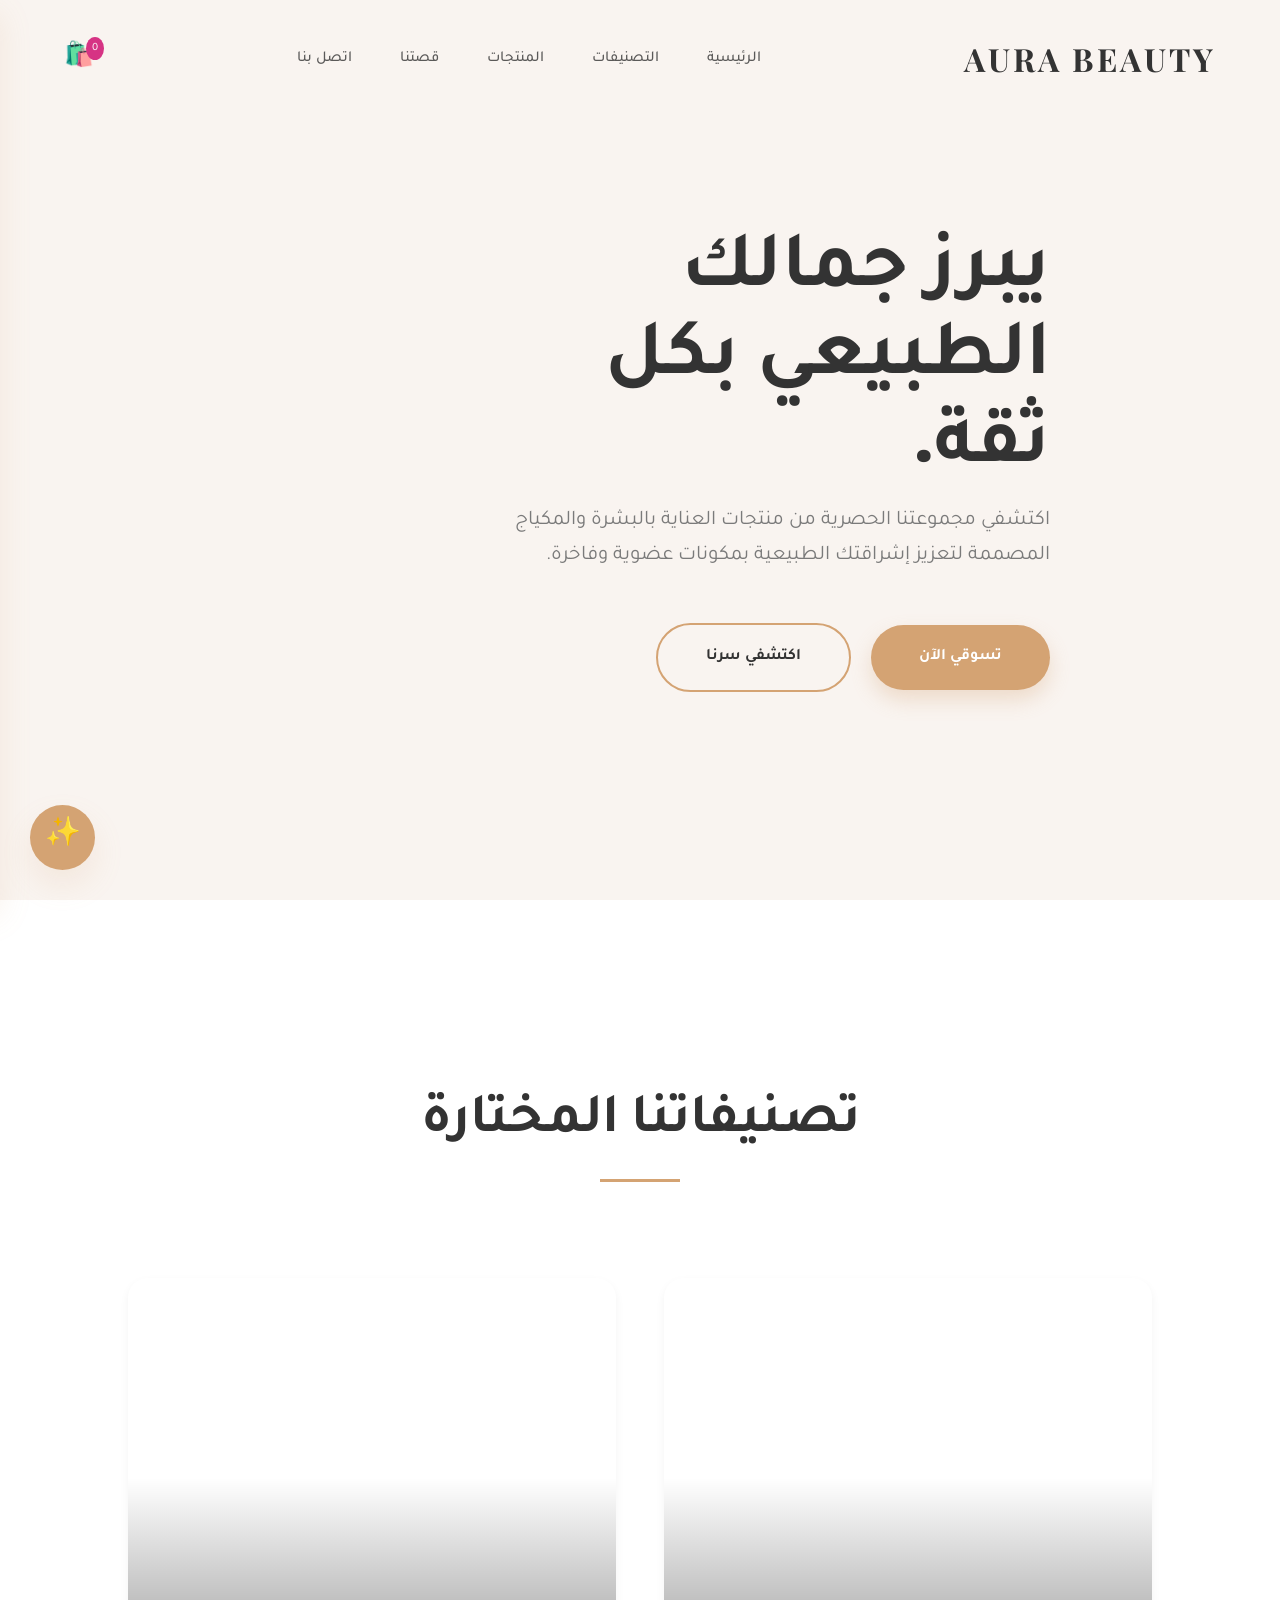
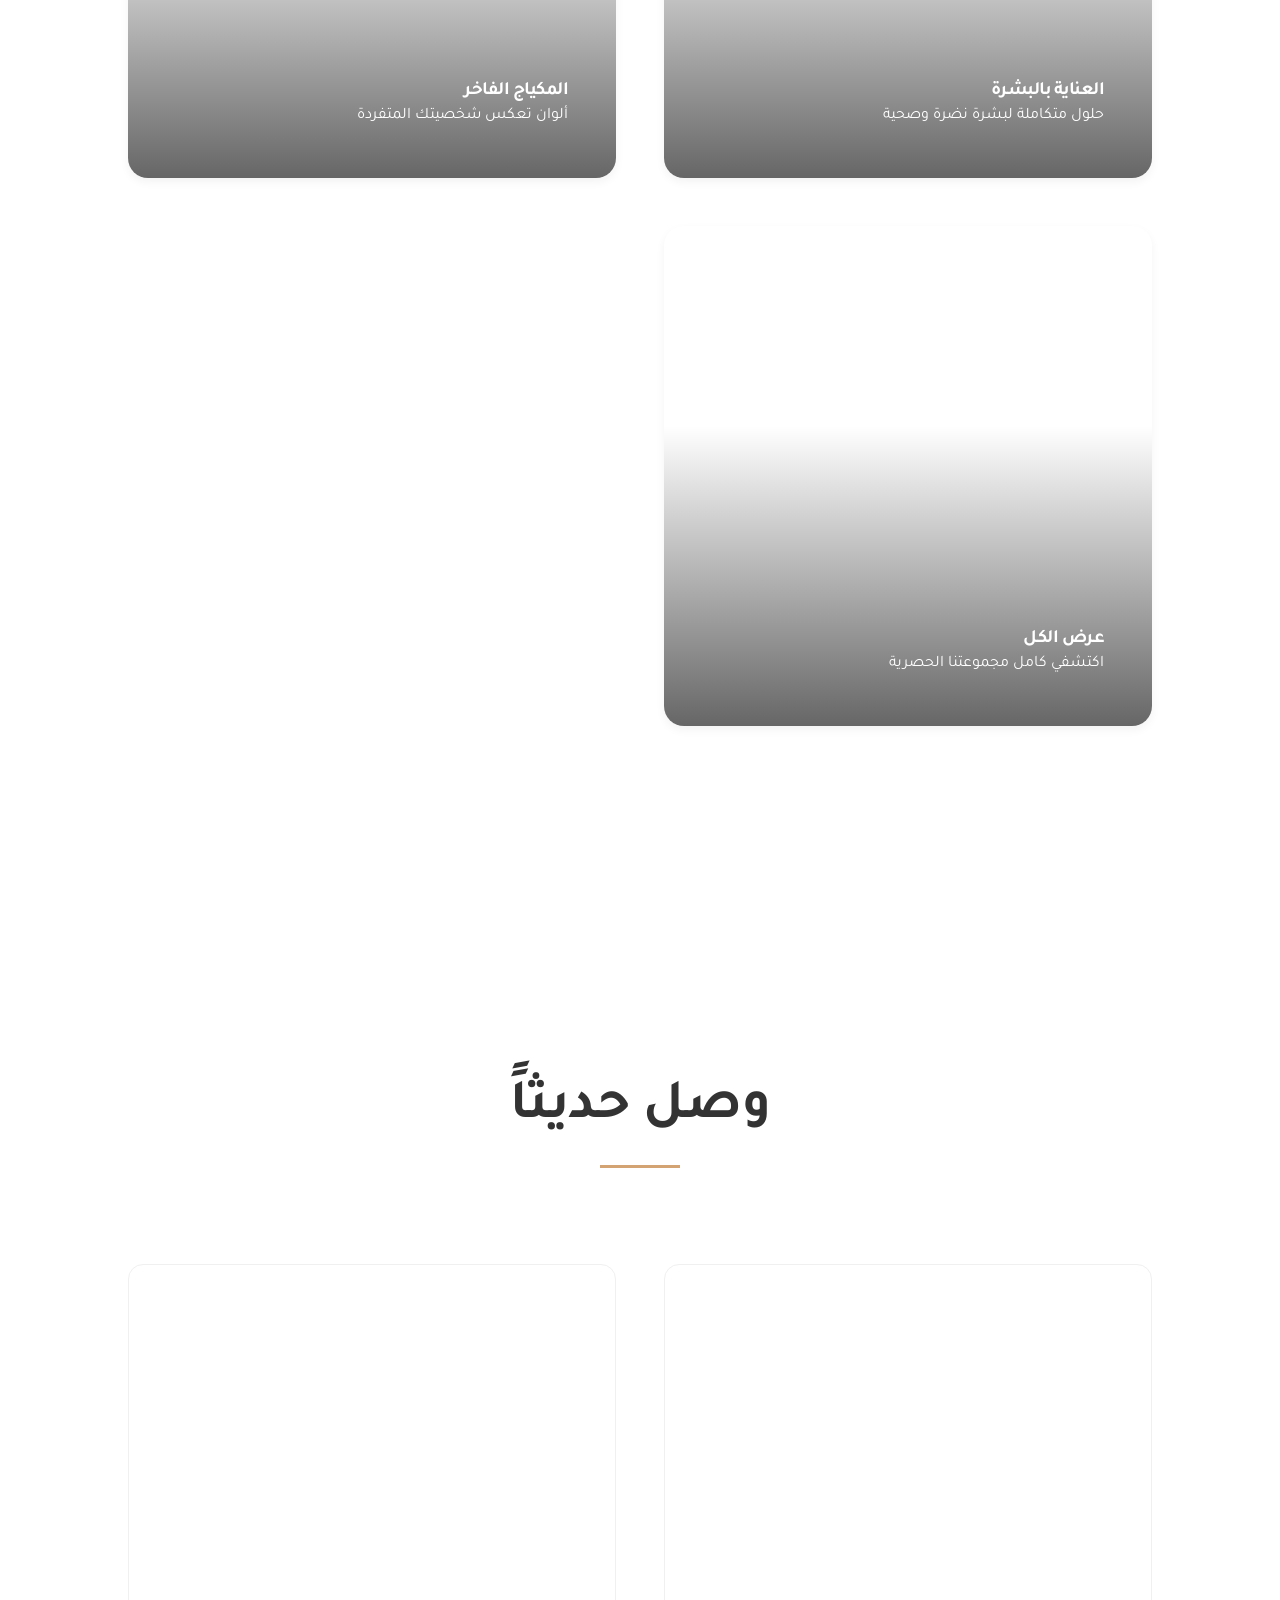
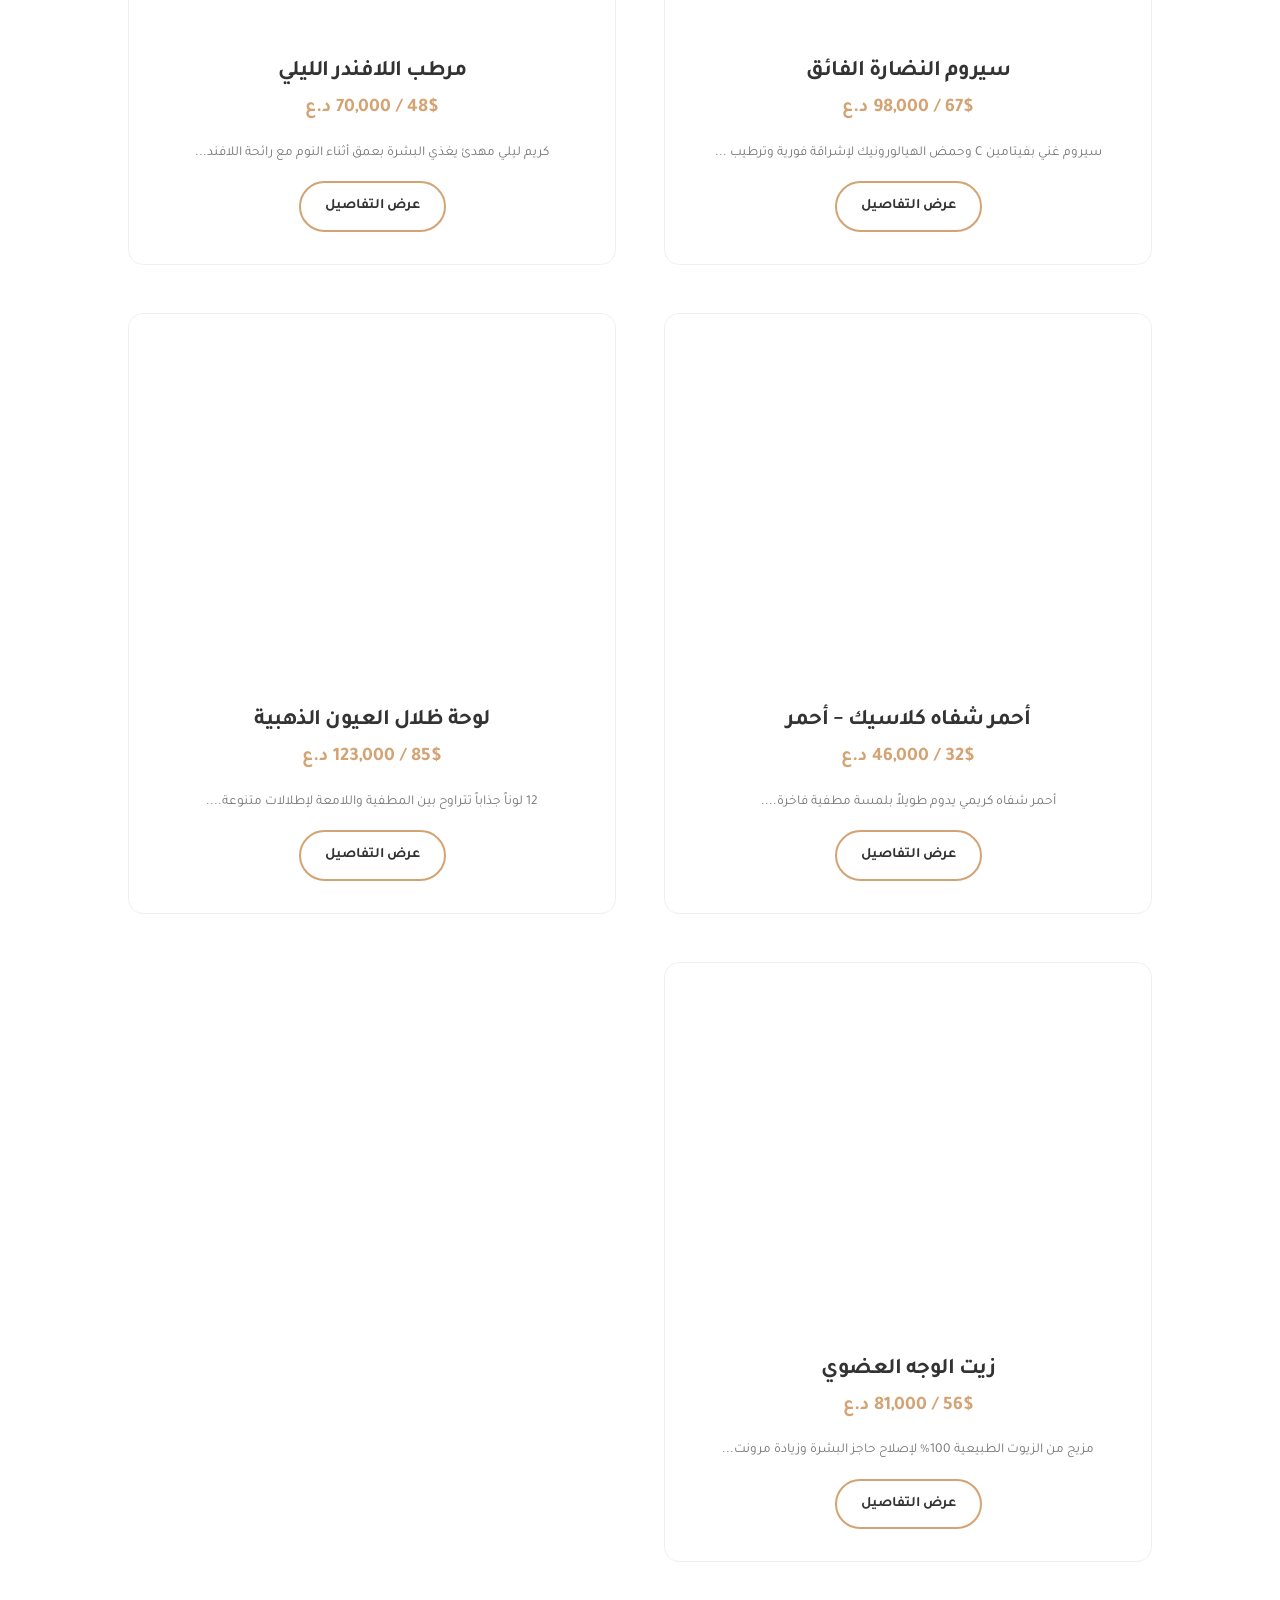
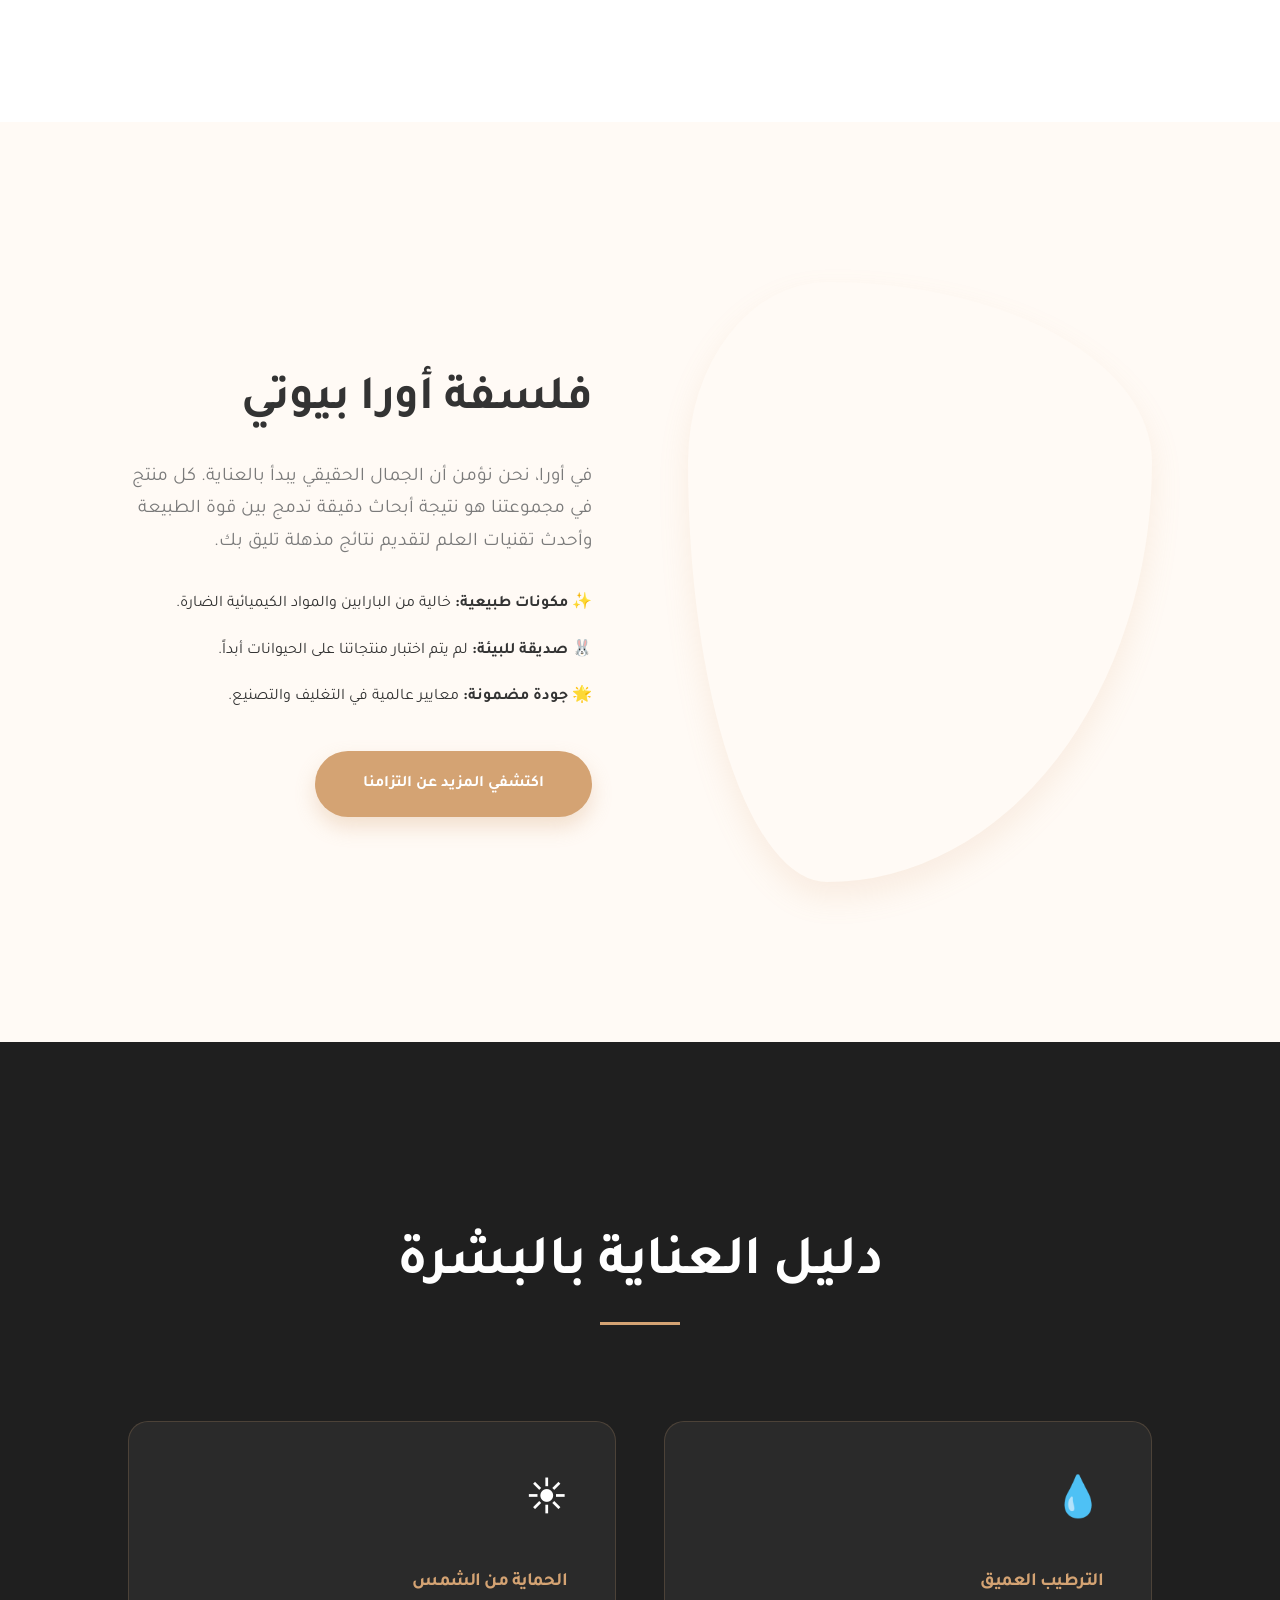
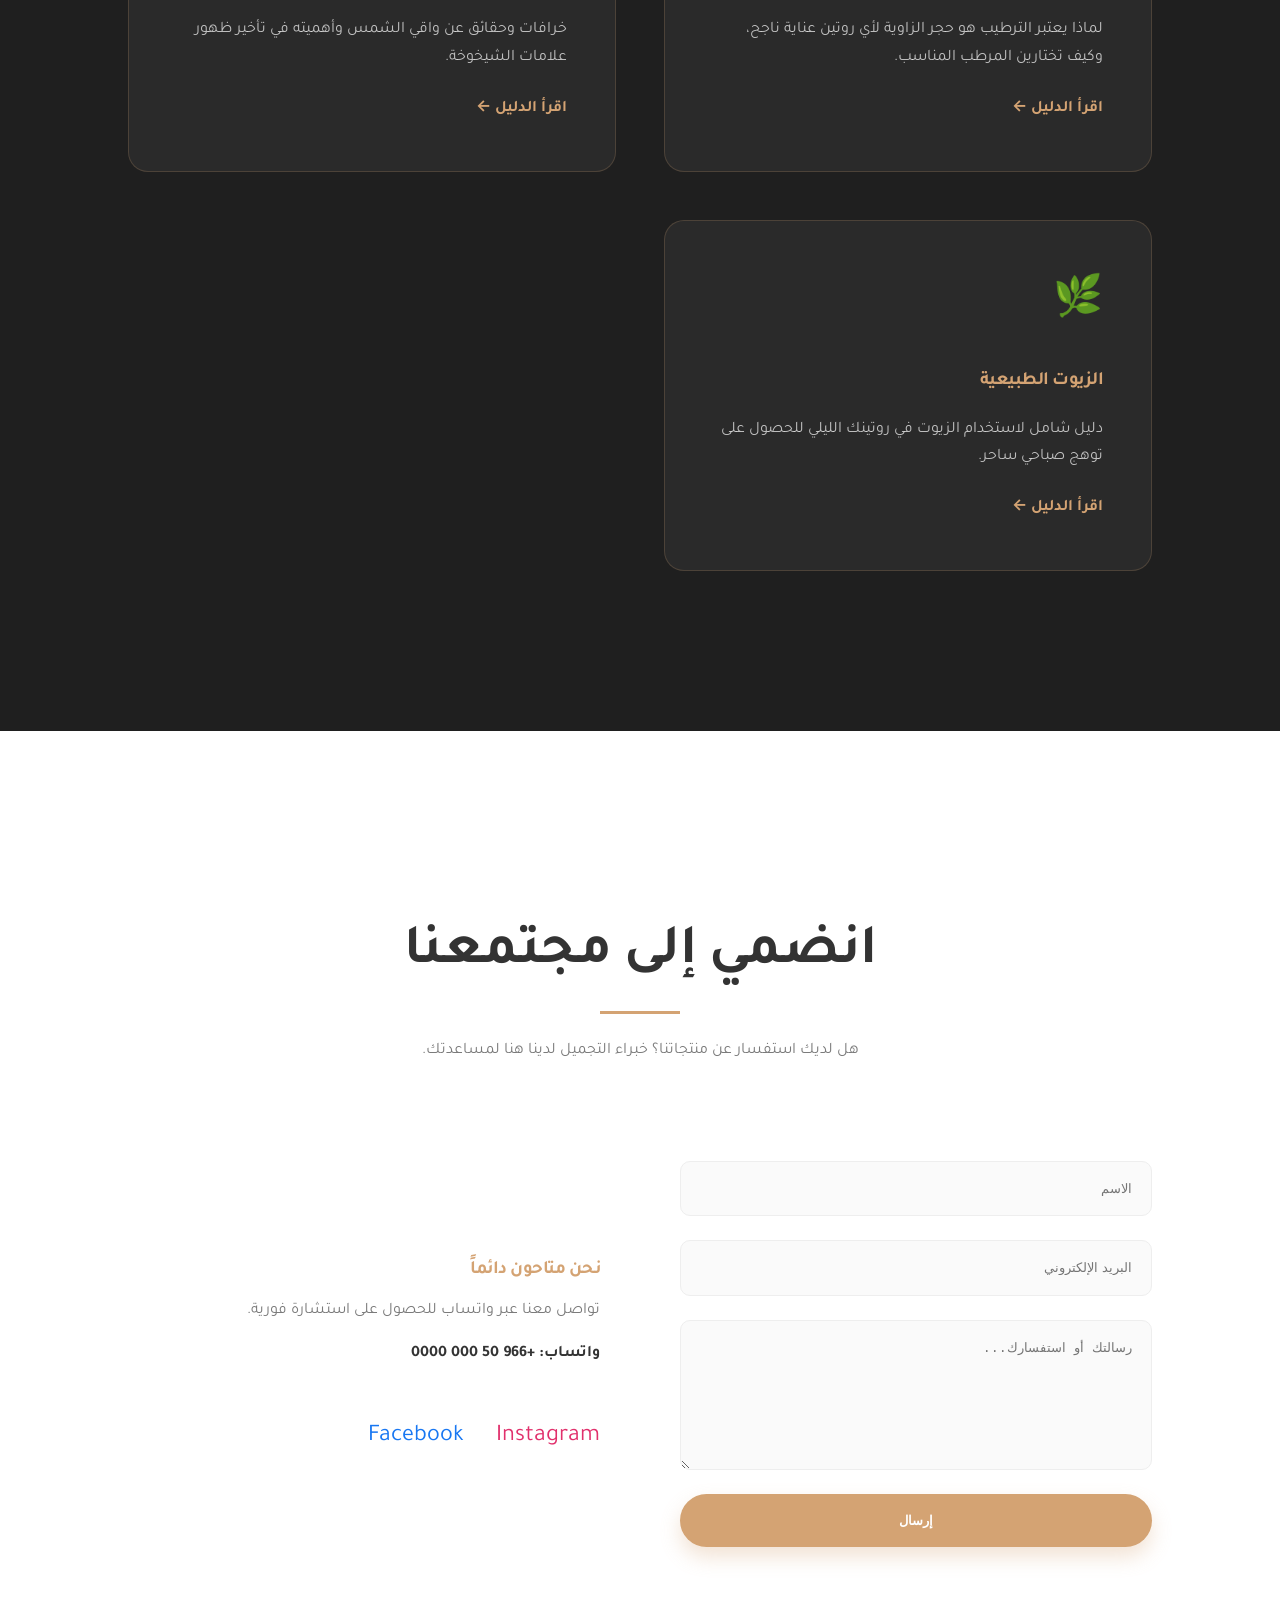
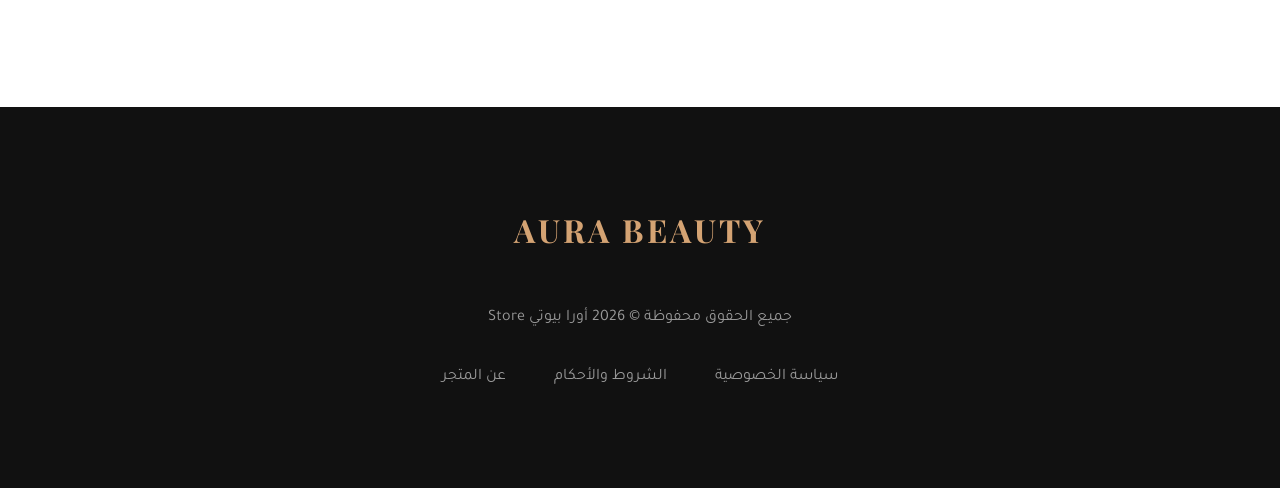
<file: index.html>
<!DOCTYPE html>
<html lang="ar" dir="rtl">
<head>
    <meta charset="UTF-8">
    <meta name="viewport" content="width=device-width, initial-scale=1.0">
    <title>أورا بيوتي | سحر الجمال الطبيعي</title>
    <!-- Google Fonts -->
    <link href="https://fonts.googleapis.com/css2?family=Inter:wght@400;500;600&family=Playfair+Display:wght@700&family=Tajawal:wght@400;500;700&display=swap" rel="stylesheet">
    <link rel="stylesheet" href="style.css">
    <style>
        body { font-family: 'Tajawal', var(--font-sans); }
        h1, h2, h3 { font-family: 'Playfair Display', 'Tajawal', serif; }
    </style>
</head>
<body>

    <!-- Navigation -->
    <nav id="navbar">
        <div class="brand-logo">AURA BEAUTY</div>
        <div class="nav-links">
            <a href="#home">الرئيسية</a>
            <a href="#categories">التصنيفات</a>
            <a href="#featured">المنتجات</a>
            <a href="#about">قصتنا</a>
            <a href="#contact">اتصل بنا</a>
        </div>
        <div class="nav-extras">
            <span id="cart-icon" style="font-size: 1.5rem; cursor: pointer; position: relative;">
                🛍️ <span id="cart-count" style="position: absolute; top: -10px; right: -10px; background: #D63384; color: white; border-radius: 50%; padding: 2px 6px; font-size: 0.7rem;">0</span>
            </span>
        </div>
    </nav>

    <!-- Hero Section -->
    <section class="hero" id="home">
        <div class="hero-content">
            <h1>يبرز جمالك الطبيعي بكل ثقة.</h1>
            <p>اكتشفي مجموعتنا الحصرية من منتجات العناية بالبشرة والمكياج المصممة لتعزيز إشراقتك الطبيعية بمكونات عضوية وفاخرة.</p>
            <div class="hero-cta">
                <a href="#categories" class="btn btn-primary">تسوقي الآن</a>
                <a href="#about" class="btn btn-outline">اكتشفي سرنا</a>
            </div>
        </div>
        <div class="hero-image" style="background-image: url('https://images.unsplash.com/photo-1596462502278-27bfaf410911?auto=format&fit=crop&q=80&w=1200');"></div>
    </section>

    <!-- Categories -->
    <section id="categories">
        <div class="section-header">
            <h2>تصنيفاتنا المختارة</h2>
            <div class="line"></div>
        </div>
        <div class="categories-grid">
            <div class="category-card" data-category="skincare" style="cursor: pointer;">
                <div class="category-img" style="background-image: url('https://images.unsplash.com/photo-1556228578-0d85b1a4d571?auto=format&fit=crop&q=80&w=800');"></div>
                <div class="category-overlay">
                    <h3>العناية بالبشرة</h3>
                    <p>حلول متكاملة لبشرة نضرة وصحية</p>
                </div>
            </div>
            <div class="category-card" data-category="makeup" style="cursor: pointer;">
                <div class="category-img" style="background-image: url('https://images.unsplash.com/photo-1522335789203-aabd1fc54bc9?auto=format&fit=crop&q=80&w=800');"></div>
                <div class="category-overlay">
                    <h3>المكياج الفاخر</h3>
                    <p>ألوان تعكس شخصيتك المتفردة</p>
                </div>
            </div>
            <div class="category-card" data-category="all" style="cursor: pointer;">
                <div class="category-img" style="background-image: url('https://images.unsplash.com/photo-1590439471364-192aa70c0b53?auto=format&fit=crop&q=80&w=800');"></div>
                <div class="category-overlay">
                    <h3>عرض الكل</h3>
                    <p>اكتشفي كامل مجموعتنا الحصرية</p>
                </div>
            </div>
        </div>
    </section>

    <!-- Featured Products -->
    <section id="featured">
        <div class="section-header">
            <h2>وصل حديثاً</h2>
            <div class="line"></div>
        </div>
        <div id="new-arrivals-grid" class="categories-grid">
            <!-- المنتجات ستظهر هنا من data.js -->
        </div>
    </section>

    <!-- About Section -->
    <section class="about-teaser" id="about">
        <div class="about-image" style="background-image: url('https://images.unsplash.com/photo-1571781926291-c477ebfd024b?auto=format&fit=crop&q=80&w=800'); background-size: cover; background-position: center;"></div>
        <div class="about-content">
            <h2 style="font-size: 3rem; margin-bottom: 2rem;">فلسفة أورا بيوتي</h2>
            <p style="font-size: 1.2rem; color: var(--text-muted); margin-bottom: 2rem;">
                في أورا، نحن نؤمن أن الجمال الحقيقي يبدأ بالعناية. كل منتج في مجموعتنا هو نتيجة أبحاث دقيقة تدمج بين قوة الطبيعة وأحدث تقنيات العلم لتقديم نتائج مذهلة تليق بك.
            </p>
            <ul style="list-style: none; margin-bottom: 2.5rem;">
                <li style="margin-bottom: 1.2rem;">✨ <strong>مكونات طبيعية:</strong> خالية من البارابين والمواد الكيميائية الضارة.</li>
                <li style="margin-bottom: 1.2rem;">🐰 <strong>صديقة للبيئة:</strong> لم يتم اختبار منتجاتنا على الحيوانات أبداً.</li>
                <li style="margin-bottom: 1.2rem;">🌟 <strong>جودة مضمونة:</strong> معايير عالمية في التغليف والتصنيع.</li>
            </ul>
            <a href="#" class="btn btn-primary">اكتشفي المزيد عن التزامنا</a>
        </div>
    </section>

    <!-- Skincare Guide Teaser -->
    <section id="care" class="skincare-tips">
        <div class="section-header">
            <h2>دليل العناية بالبشرة</h2>
            <div class="line"></div>
        </div>
        <div class="categories-grid">
            <div class="tip-card">
                <span style="font-size: 2.5rem;">💧</span>
                <h3 style="margin: 1.5rem 0; color: var(--accent-color);">الترطيب العميق</h3>
                <p style="color: rgba(255,255,255,0.7);">لماذا يعتبر الترطيب هو حجر الزاوية لأي روتين عناية ناجح، وكيف تختارين المرطب المناسب.</p>
                <a href="care.html" style="display: inline-block; margin-top: 1.5rem; color: var(--accent-color); font-weight: bold;">اقرأ الدليل ←</a>
            </div>
            <div class="tip-card">
                <span style="font-size: 2.5rem;">☀️</span>
                <h3 style="margin: 1.5rem 0; color: var(--accent-color);">الحماية من الشمس</h3>
                <p style="color: rgba(255,255,255,0.7);">خرافات وحقائق عن واقي الشمس وأهميته في تأخير ظهور علامات الشيخوخة.</p>
                <a href="care.html" style="display: inline-block; margin-top: 1.5rem; color: var(--accent-color); font-weight: bold;">اقرأ الدليل ←</a>
            </div>
            <div class="tip-card">
                <span style="font-size: 2.5rem;">🌿</span>
                <h3 style="margin: 1.5rem 0; color: var(--accent-color);">الزيوت الطبيعية</h3>
                <p style="color: rgba(255,255,255,0.7);">دليل شامل لاستخدام الزيوت في روتينك الليلي للحصول على توهج صباحي ساحر.</p>
                <a href="care.html" style="display: inline-block; margin-top: 1.5rem; color: var(--accent-color); font-weight: bold;">اقرأ الدليل ←</a>
            </div>
        </div>
    </section>

    <!-- Contact Section -->
    <section id="contact" style="background: white;">
        <div class="section-header">
            <h2>انضمي إلى مجتمعنا</h2>
            <div class="line"></div>
            <p style="margin-top: 1.5rem; color: var(--text-muted);">هل لديك استفسار عن منتجاتنا؟ خبراء التجميل لدينا هنا لمساعدتك.</p>
        </div>
        
        <div style="display: grid; grid-template-columns: repeat(auto-fit, minmax(300px, 1fr)); gap: 5rem; max-width: 1100px; margin: 0 auto;">
            <form style="display: flex; flex-direction: column; gap: 1.5rem;">
                <input type="text" placeholder="الاسم" style="padding: 1.2rem; border: 1px solid #eee; border-radius: 10px; background: #fafafa;">
                <input type="email" placeholder="البريد الإلكتروني" style="padding: 1.2rem; border: 1px solid #eee; border-radius: 10px; background: #fafafa;">
                <textarea placeholder="رسالتك أو استفسارك..." style="padding: 1.2rem; border: 1px solid #eee; border-radius: 10px; background: #fafafa; height: 150px;"></textarea>
                <button type="submit" class="btn btn-primary" style="width: 100%;">إرسال</button>
            </form>

            <div style="display: flex; flex-direction: column; gap: 3rem; justify-content: center;">
                <div>
                    <h3 style="margin-bottom: 1rem; color: var(--accent-color);">نحن متاحون دائماً</h3>
                    <p style="color: var(--text-muted);">تواصل معنا عبر واتساب للحصول على استشارة فورية.</p>
                    <a href="https://wa.me/message/X7GDWZQDINYOL1" target="_blank" style="display: inline-block; margin-top: 1rem; font-weight: bold; color: var(--text-main);">واتساب: +966 50 000 0000</a>
                </div>
                <div style="display: flex; gap: 2rem;">
                    <a href="#" style="color: #E1306C; font-size: 1.5rem;">Instagram</a>
                    <a href="#" style="color: #1877F2; font-size: 1.5rem;">Facebook</a>
                </div>
            </div>
        </div>
    </section>

    <!-- Footer -->
    <footer>
        <div class="brand-logo">AURA BEAUTY</div>
        <p style="margin-bottom: 2rem;">جميع الحقوق محفوظة &copy; 2026 أورا بيوتي Store</p>
        <div style="display: flex; justify-content: center; gap: 3rem;">
            <a href="#">سياسة الخصوصية</a>
            <a href="#">الشروط والأحكام</a>
            <a href="#">عن المتجر</a>
        </div>
    </footer>

    <!-- AI Chatbot -->
    <div id="ai-chat-toggle" style="position: fixed; bottom: 30px; left: 30px; width: 65px; height: 65px; background: var(--accent-color); border-radius: 50%; display: flex; align-items: center; justify-content: center; cursor: pointer; box-shadow: var(--shadow-md); z-index: 2000; font-size: 1.8rem; color: white;">
        ✨
    </div>

    <div id="ai-chat-window" style="position: fixed; bottom: 110px; left: 30px; width: 380px; height: 550px; background: white; border-radius: 20px; box-shadow: var(--shadow-md); z-index: 2000; display: none; flex-direction: column; overflow: hidden; border: 1px solid #f0f0f0;">
        <div style="background: var(--accent-color); color: white; padding: 2rem; display: flex; justify-content: space-between; align-items: center;">
            <div>
                <strong style="display: block; font-size: 1.1rem;">مساعد أورا الذكي</strong>
                <span style="font-size: 0.8rem; opacity: 0.8;">جاهز لمساعدتك في روتينك اليومي</span>
            </div>
            <span id="close-chat" style="cursor: pointer; font-size: 1.5rem;">✕</span>
        </div>
        <div id="chat-messages" style="flex: 1; padding: 2rem; overflow-y: auto; display: flex; flex-direction: column; gap: 1.5rem; background: #fafafa;">
            <div style="background: white; padding: 1rem 1.5rem; border-radius: 15px 15px 15px 0; align-self: flex-start; max-width: 85%; font-size: 0.95rem; box-shadow: 0 2px 5px rgba(0,0,0,0.02);">
                أهلاً بكِ في عالم أورا! أنا مستشاركِ الذكي للتجميل، كيف يمكنني مساعدتك اليوم في اختيار المنتج الأنسب لبشرتكِ؟
            </div>
        </div>
        <div style="padding: 1.5rem; background: white; border-top: 1px solid #f0f0f0; display: flex; gap: 0.8rem;">
            <input type="text" id="chat-input" placeholder="اكتبي سؤالك هنا..." style="flex: 1; padding: 1rem; border: 1px solid #eee; border-radius: 12px; font-family: inherit; outline: none;">
            <button id="send-chat" style="background: var(--accent-color); border: none; padding: 0 1.5rem; border-radius: 12px; cursor: pointer; color: white;">📧</button>
        </div>
    </div>

    <!-- Cart Drawer -->
    <div class="cart-overlay" id="cart-overlay"></div>
    <div id="cart-drawer">
        <div class="cart-header">
            <h3>سلة المشتريات</h3>
            <span id="close-cart" style="cursor: pointer; font-size: 1.5rem;">✕</span>
        </div>
        <div id="cart-items-list" class="cart-items">
            <!-- Items added will appear here -->
            <p style="text-align: center; color: #999; margin-top: 2rem;">السلة فارغة حالياً</p>
        </div>
        <div class="cart-footer">
            <div style="display: flex; justify-content: space-between; margin-bottom: 1rem; font-weight: bold;">
                <span>الإجمالي:</span>
                <span id="cart-total">0$</span>
            </div>
            <button class="btn btn-primary" style="width: 100%;" onclick="alert('سوف يتم تحويلك للدفع...')">إتمام الشراء</button>
        </div>
    </div>

    <script src="data.js"></script>
    <script src="script.js"></script>
</body>
</html>
</file>
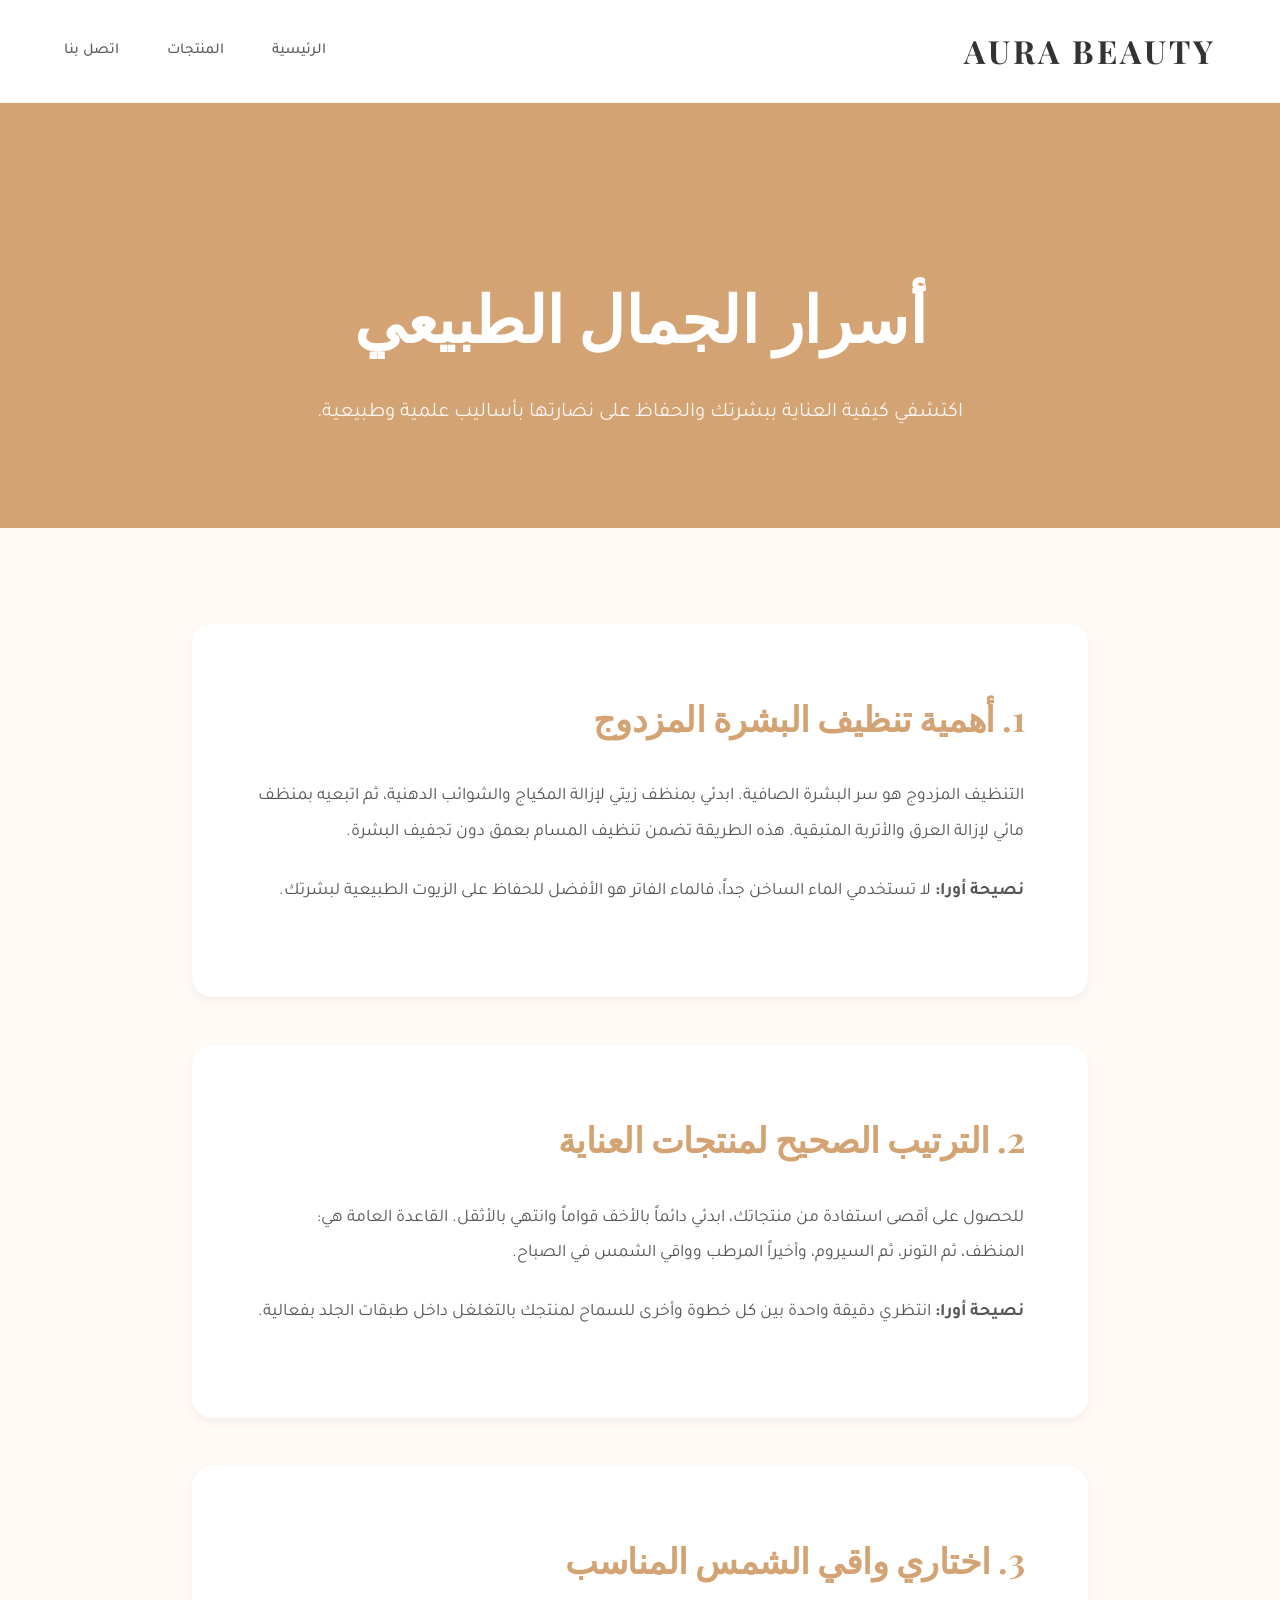
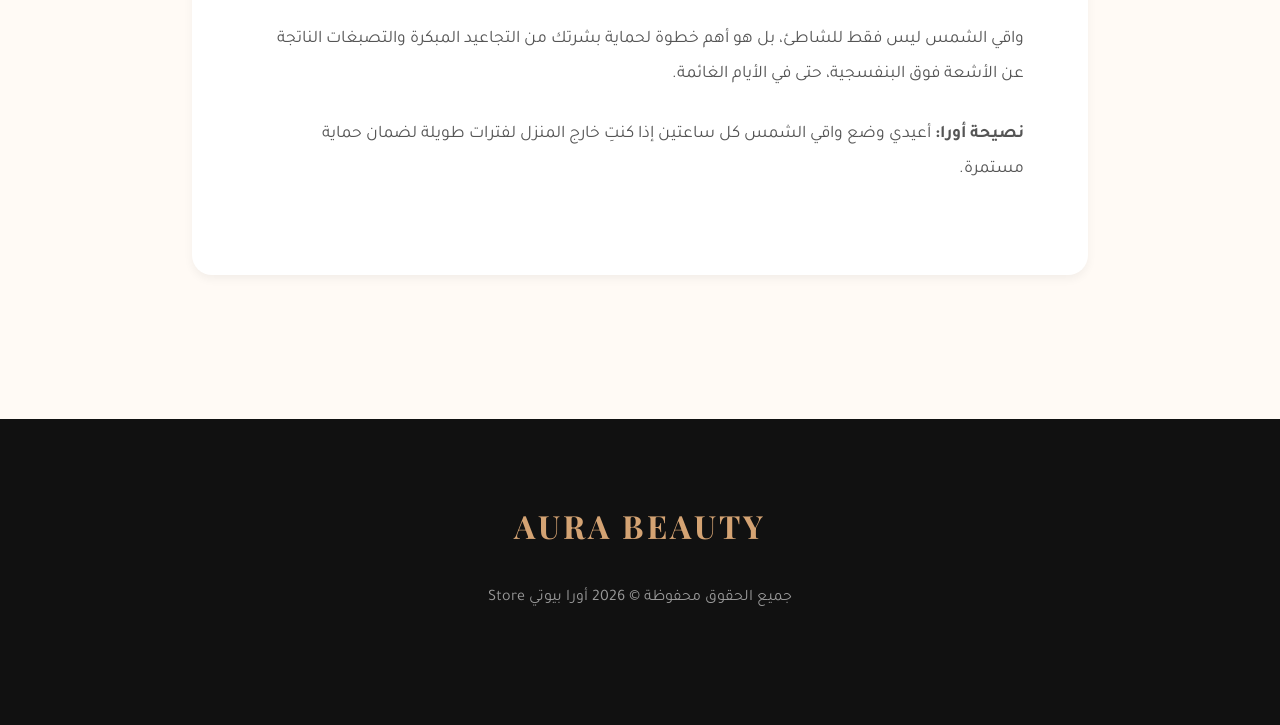
<file: care.html>
<!DOCTYPE html>
<html lang="ar" dir="rtl">
<head>
    <meta charset="UTF-8">
    <meta name="viewport" content="width=device-width, initial-scale=1.0">
    <title>دليل الجمال والعناية | أورا بيوتي</title>
    <link href="https://fonts.googleapis.com/css2?family=Tajawal:wght@400;500;700&family=Playfair+Display:wght@700&display=swap" rel="stylesheet">
    <link rel="stylesheet" href="style.css">
    <style>
        body { font-family: 'Tajawal', sans-serif; background: #FFFAF5; }
        .care-header { background: var(--accent-color); color: white; padding: 10rem 10% 6rem; text-align: center; }
        .article { background: white; padding: 4rem; border-radius: 20px; box-shadow: var(--shadow-sm); margin-bottom: 3rem; }
        .article h2 { color: var(--accent-color); margin-bottom: 2rem; font-family: 'Playfair Display', serif; font-size: 2.2rem; }
        .article p { margin-bottom: 1.5rem; color: #555; line-height: 2; font-size: 1.1rem; }
        nav { background: white; padding: 1.5rem 5%; border-bottom: 1px solid #f0f0f0; position: relative; }
    </style>
</head>
<body>

    <nav id="navbar">
        <a href="index.html" class="brand-logo">AURA BEAUTY</a>
        <div class="nav-links">
            <a href="index.html">الرئيسية</a>
            <a href="index.html#featured">المنتجات</a>
            <a href="index.html#contact">اتصل بنا</a>
        </div>
    </nav>

    <header class="care-header">
        <h1 style="font-family: 'Playfair Display', serif; font-size: 4rem;">أسرار الجمال الطبيعي</h1>
        <p style="margin-top: 1.5rem; color: rgba(255,255,255,0.9); font-size: 1.3rem;">اكتشفي كيفية العناية ببشرتك والحفاظ على نضارتها بأساليب علمية وطبيعية.</p>
    </header>

    <main style="padding: 6rem 15%;">
        <div class="article">
            <h2>1. أهمية تنظيف البشرة المزدوج</h2>
            <p>التنظيف المزدوج هو سر البشرة الصافية. ابدئي بمنظف زيتي لإزالة المكياج والشوائب الدهنية، ثم اتبعيه بمنظف مائي لإزالة العرق والأتربة المتبقية. هذه الطريقة تضمن تنظيف المسام بعمق دون تجفيف البشرة.</p>
            <p><strong>نصيحة أورا:</strong> لا تستخدمي الماء الساخن جداً، فالماء الفاتر هو الأفضل للحفاظ على الزيوت الطبيعية لبشرتك.</p>
        </div>

        <div class="article">
            <h2>2. الترتيب الصحيح لمنتجات العناية</h2>
            <p>للحصول على أقصى استفادة من منتجاتك، ابدئي دائماً بالأخف قواماً وانتهي بالأثقل. القاعدة العامة هي: المنظف، ثم التونر، ثم السيروم، وأخيراً المرطب وواقي الشمس في الصباح.</p>
            <p><strong>نصيحة أورا:</strong> انتظري دقيقة واحدة بين كل خطوة وأخرى للسماح لمنتجك بالتغلغل داخل طبقات الجلد بفعالية.</p>
        </div>

        <div class="article">
            <h2>3. اختاري واقي الشمس المناسب</h2>
            <p>واقي الشمس ليس فقط للشاطئ، بل هو أهم خطوة لحماية بشرتك من التجاعيد المبكرة والتصبغات الناتجة عن الأشعة فوق البنفسجية، حتى في الأيام الغائمة.</p>
            <p><strong>نصيحة أورا:</strong> أعيدي وضع واقي الشمس كل ساعتين إذا كنتِ خارج المنزل لفترات طويلة لضمان حماية مستمرة.</p>
        </div>
    </main>

    <footer style="background: #111; color: white; padding: 5rem 10%; text-align: center;">
        <div class="brand-logo" style="color: var(--accent-color); margin-bottom: 2rem;">AURA BEAUTY</div>
        <p style="color: #999; margin-bottom: 2rem;">جميع الحقوق محفوظة &copy; 2026 أورا بيوتي Store</p>
    </footer>

</body>
</html>
</file>
<file: style.css>
/* Design System for Aura Beauty */
:root {
    --primary-color: #F9F4F0; /* Soft Cream */
    --accent-color: #D4A373;  /* Rose Gold / Sand */
    --secondary-accent: #A98467; /* Muted Earth */
    --bg-color: #FFFFFF;      /* Pure White */
    --text-main: #333333;     /* Soft Charcoal */
    --text-muted: #7A7A7A;    /* Warm Grey */
    --white: #FFFFFF;
    --dark-bg: #1F1F1F;      /* Dark for Footer/Nav contrast */
    
    --font-serif: 'Playfair Display', serif;
    --font-sans: 'Inter', system-ui, -apple-system, sans-serif;
    
    --transition: all 0.5s cubic-bezier(0.165, 0.84, 0.44, 1);
    --shadow-sm: 0 4px 10px rgba(0, 0, 0, 0.05);
    --shadow-md: 0 15px 30px rgba(212, 163, 115, 0.15);
}

* {
    margin: 0;
    padding: 0;
    box-sizing: border-box;
}

body {
    font-family: var(--font-sans);
    background-color: var(--bg-color);
    color: var(--text-main);
    line-height: 1.7;
    overflow-x: hidden;
    direction: rtl;
}

h1, h2, h3, .brand-logo {
    font-family: var(--font-serif);
    font-weight: 700;
    letter-spacing: -0.5px;
}

a {
    text-decoration: none;
    color: inherit;
    transition: var(--transition);
}

/* Navigation */
nav {
    position: fixed;
    top: 0;
    width: 100%;
    padding: 2rem 5%;
    display: flex;
    justify-content: space-between;
    align-items: center;
    z-index: 1000;
    transition: var(--transition);
}

nav.scrolled {
    background: rgba(255, 255, 255, 0.9);
    backdrop-filter: blur(15px);
    padding: 1.2rem 5%;
    border-bottom: 1px solid rgba(212, 163, 115, 0.1);
    box-shadow: var(--shadow-sm);
}

.brand-logo {
    font-size: 2rem;
    color: var(--text-main);
    text-transform: uppercase;
    letter-spacing: 3px;
}

.nav-links {
    display: flex;
    gap: 3rem;
}

.nav-links a {
    font-size: 0.95rem;
    font-weight: 500;
    opacity: 0.8;
}

.nav-links a:hover {
    opacity: 1;
    color: var(--accent-color);
}

/* Hero Section */
.hero {
    height: 100vh;
    width: 100%;
    display: flex;
    align-items: center;
    position: relative;
    background: var(--primary-color);
    overflow: hidden;
}

.hero-content {
    position: relative;
    z-index: 10;
    padding: 0 10%;
    max-width: 750px;
    color: var(--text-main);
}

.hero-content h1 {
    font-size: 5rem;
    line-height: 1.1;
    margin-bottom: 2rem;
    color: var(--text-main);
}

.hero-content p {
    font-size: 1.3rem;
    margin-bottom: 3rem;
    color: var(--text-muted);
}

.btn {
    padding: 1.2rem 3rem;
    border-radius: 50px;
    font-weight: 600;
    cursor: pointer;
    display: inline-block;
    transition: var(--transition);
}

.btn-primary {
    background: var(--accent-color);
    color: white;
    border: none;
    box-shadow: 0 10px 20px rgba(212, 163, 115, 0.3);
}

.btn-primary:hover {
    transform: translateY(-5px);
    box-shadow: 0 15px 30px rgba(212, 163, 115, 0.4);
}

.btn-outline {
    background: transparent;
    color: var(--text-main);
    border: 2px solid var(--accent-color);
    margin-right: 1rem;
}

.btn-outline:hover {
    background: var(--accent-color);
    color: white;
}

.hero-image {
    position: absolute;
    right: 0;
    top: 0;
    width: 55%;
    height: 100%;
    background-size: cover;
    background-position: center;
    animation: zoomIn 10s infinite alternate;
}

@keyframes zoomIn {
    from { transform: scale(1); }
    to { transform: scale(1.1); }
}

.hero-image::before {
    content: '';
    position: absolute;
    top: 0;
    left: 0;
    width: 100%;
    height: 100%;
    background: linear-gradient(to left, transparent 20%, var(--primary-color) 90%);
}

/* Sections */
section {
    padding: 10rem 10%;
}

.section-header {
    text-align: center;
    margin-bottom: 6rem;
}

.section-header h2 {
    font-size: 3.5rem;
    margin-bottom: 1.5rem;
}

.section-header .line {
    width: 80px;
    height: 3px;
    background: var(--accent-color);
    margin: 0 auto;
}

/* Categories */
.categories-grid {
    display: grid;
    grid-template-columns: repeat(auto-fit, minmax(320px, 1fr));
    gap: 3rem;
}

.category-card {
    height: 500px;
    position: relative;
    overflow: hidden;
    border-radius: 20px;
    box-shadow: var(--shadow-sm);
}

.category-img {
    width: 100%;
    height: 100%;
    background-size: cover;
    background-position: center;
    transition: transform 1.5s ease;
}

.category-card:hover .category-img {
    transform: scale(1.15);
}

.category-overlay {
    position: absolute;
    inset: 0;
    background: linear-gradient(to top, rgba(0,0,0,0.6) 0%, transparent 60%);
    display: flex;
    flex-direction: column;
    justify-content: flex-end;
    padding: 3rem;
    color: white;
}

/* Product Card Styling */
.product-card {
    background: white;
    border-radius: 15px;
    overflow: hidden;
    transition: var(--transition);
    border: 1px solid #f0f0f0;
}

.product-card:hover {
    transform: translateY(-15px);
    box-shadow: var(--shadow-md);
}

.product-img {
    height: 350px;
    background-size: cover;
    background-position: center;
}

.product-info-minimal {
    padding: 2rem;
    text-align: center;
}

.product-info-minimal h3 {
    font-size: 1.4rem;
    margin-bottom: 0.5rem;
}

.product-info-minimal .price {
    color: var(--accent-color);
    font-weight: 700;
    font-size: 1.2rem;
}

/* About Section */
.about-teaser {
    display: flex;
    align-items: center;
    gap: 6rem;
    background: #FFFAF5;
}

.about-image {
    flex: 1;
    height: 600px;
    border-radius: 30% 70% 70% 30% / 30% 30% 70% 70%;
    overflow: hidden;
    box-shadow: var(--shadow-md);
}

.about-content {
    flex: 1;
}

/* Care Section (Skincare Guide) */
.skincare-tips {
    background: var(--dark-bg);
    color: white;
}

.skincare-tips h2 {
    color: white;
}

.tip-card {
    background: rgba(255,255,255,0.05);
    padding: 3rem;
    border-radius: 20px;
    border: 1px solid rgba(212, 163, 115, 0.2);
    transition: var(--transition);
}

.tip-card:hover {
    background: rgba(255,255,255,0.1);
    transform: scale(1.02);
}

/* Footer */
footer {
    background: #111;
    color: #999;
    padding: 6rem 10%;
    text-align: center;
}

footer .brand-logo {
    color: var(--accent-color);
    margin-bottom: 3rem;
}

/* Responsive Styles Refined */
@media (max-width: 992px) {
    .nav-links { display: none; }
    .hero-content h1 { font-size: 3.5rem; }
    .hero-image { width: 100%; opacity: 0.2; }
    .about-teaser { flex-direction: column; gap: 3rem; }
    .hero-image::before { background: linear-gradient(to top, var(--primary-color), transparent); }
}

@media (max-width: 768px) {
    section { padding: 6rem 5%; }
    
    .hero {
        height: auto;
        padding: 10rem 5% 5rem;
        display: flex;
        flex-direction: column;
        align-items: center;
        text-align: center;
    }
    
    .hero-content {
        padding: 0;
        text-align: center;
    }
    
    .hero-content h1 {
        font-size: 2.5rem;
        margin-bottom: 1.5rem;
    }
    
    .hero-content p {
        font-size: 1.1rem;
        margin-bottom: 2rem;
    }
    
    .hero-cta {
        flex-direction: column;
        width: 100%;
        gap: 1rem;
    }
    
    .btn {
        width: 100%;
        margin: 0 !important;
    }
    
    .hero-image {
        position: relative;
        width: 100%;
        height: 350px;
        margin-top: 3rem;
        border-radius: 20px;
        opacity: 1;
        order: -1; /* Image on top */
    }
    
    .hero-image::before {
        display: none;
    }
    
    .categories-grid {
        grid-template-columns: 1fr;
        gap: 1.5rem;
    }
    
    .category-card {
        height: 350px;
    }
    
    .section-header { margin-bottom: 3rem; }
    .section-header h2 { font-size: 2.2rem; }
    
    .about-image {
        height: 350px;
        width: 100%;
    }
    
    .tip-card {
        padding: 2rem;
    }

    #contact > div:last-child {
        text-align: center;
        gap: 2rem;
    }
}

@media (max-width: 480px) {
    .brand-logo { font-size: 1.5rem; letter-spacing: 1px; }
    .hero-content h1 { font-size: 2.2rem; }
}

/* Product Page Styles Re-organized for Mobile */
/* Cart Drawer Styles */
#cart-drawer {
    position: fixed;
    top: 0;
    left: -400px;
    width: 400px;
    height: 100%;
    background: white;
    z-index: 2000;
    box-shadow: var(--shadow-md);
    transition: var(--transition);
    padding: 2rem;
    display: flex;
    flex-direction: column;
}

#cart-drawer.open {
    left: 0;
}

.cart-overlay {
    position: fixed;
    inset: 0;
    background: rgba(0,0,0,0.5);
    z-index: 1999;
    display: none;
    backdrop-filter: blur(5px);
}

.cart-header {
    display: flex;
    justify-content: space-between;
    align-items: center;
    border-bottom: 1px solid #eee;
    padding-bottom: 1.5rem;
    margin-bottom: 1.5rem;
}

.cart-items {
    flex: 1;
    overflow-y: auto;
}

.cart-footer {
    border-top: 1px solid #eee;
    padding-top: 1.5rem;
    margin-top: 1.5rem;
}

.cart-item {
    display: flex;
    gap: 1rem;
    margin-bottom: 1.5rem;
    align-items: center;
}

.cart-item img {
    width: 60px;
    height: 60px;
    border-radius: 8px;
    object-fit: cover;
}

@media (max-width: 480px) {
    #cart-drawer { width: 100%; left: -100%; }
}

@media (max-width: 768px) {
    .product-container {
        padding: 6rem 5% 3rem;
        grid-template-columns: 1fr;
        gap: 3rem;
    }
    
    .main-img {
        height: 400px;
    }
    
    .product-info h1 {
        font-size: 2.2rem;
    }
}
</file>
